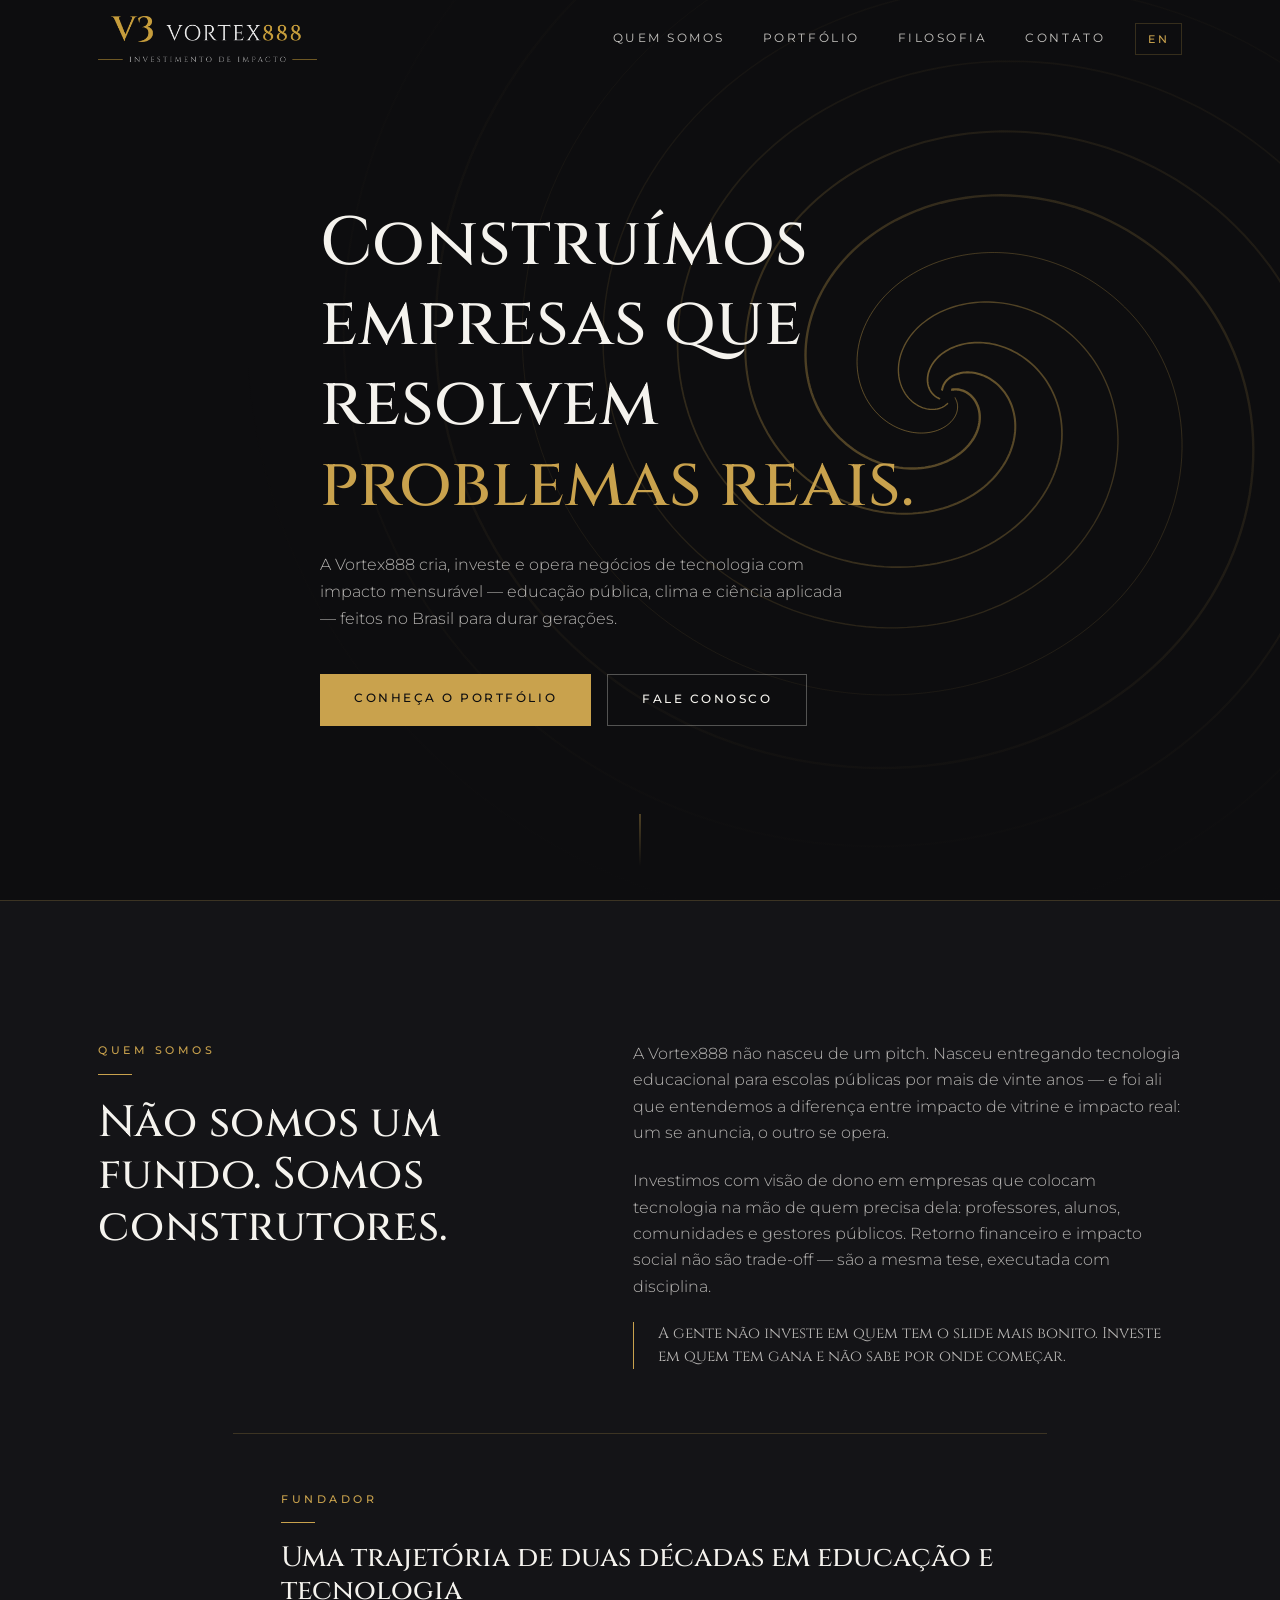
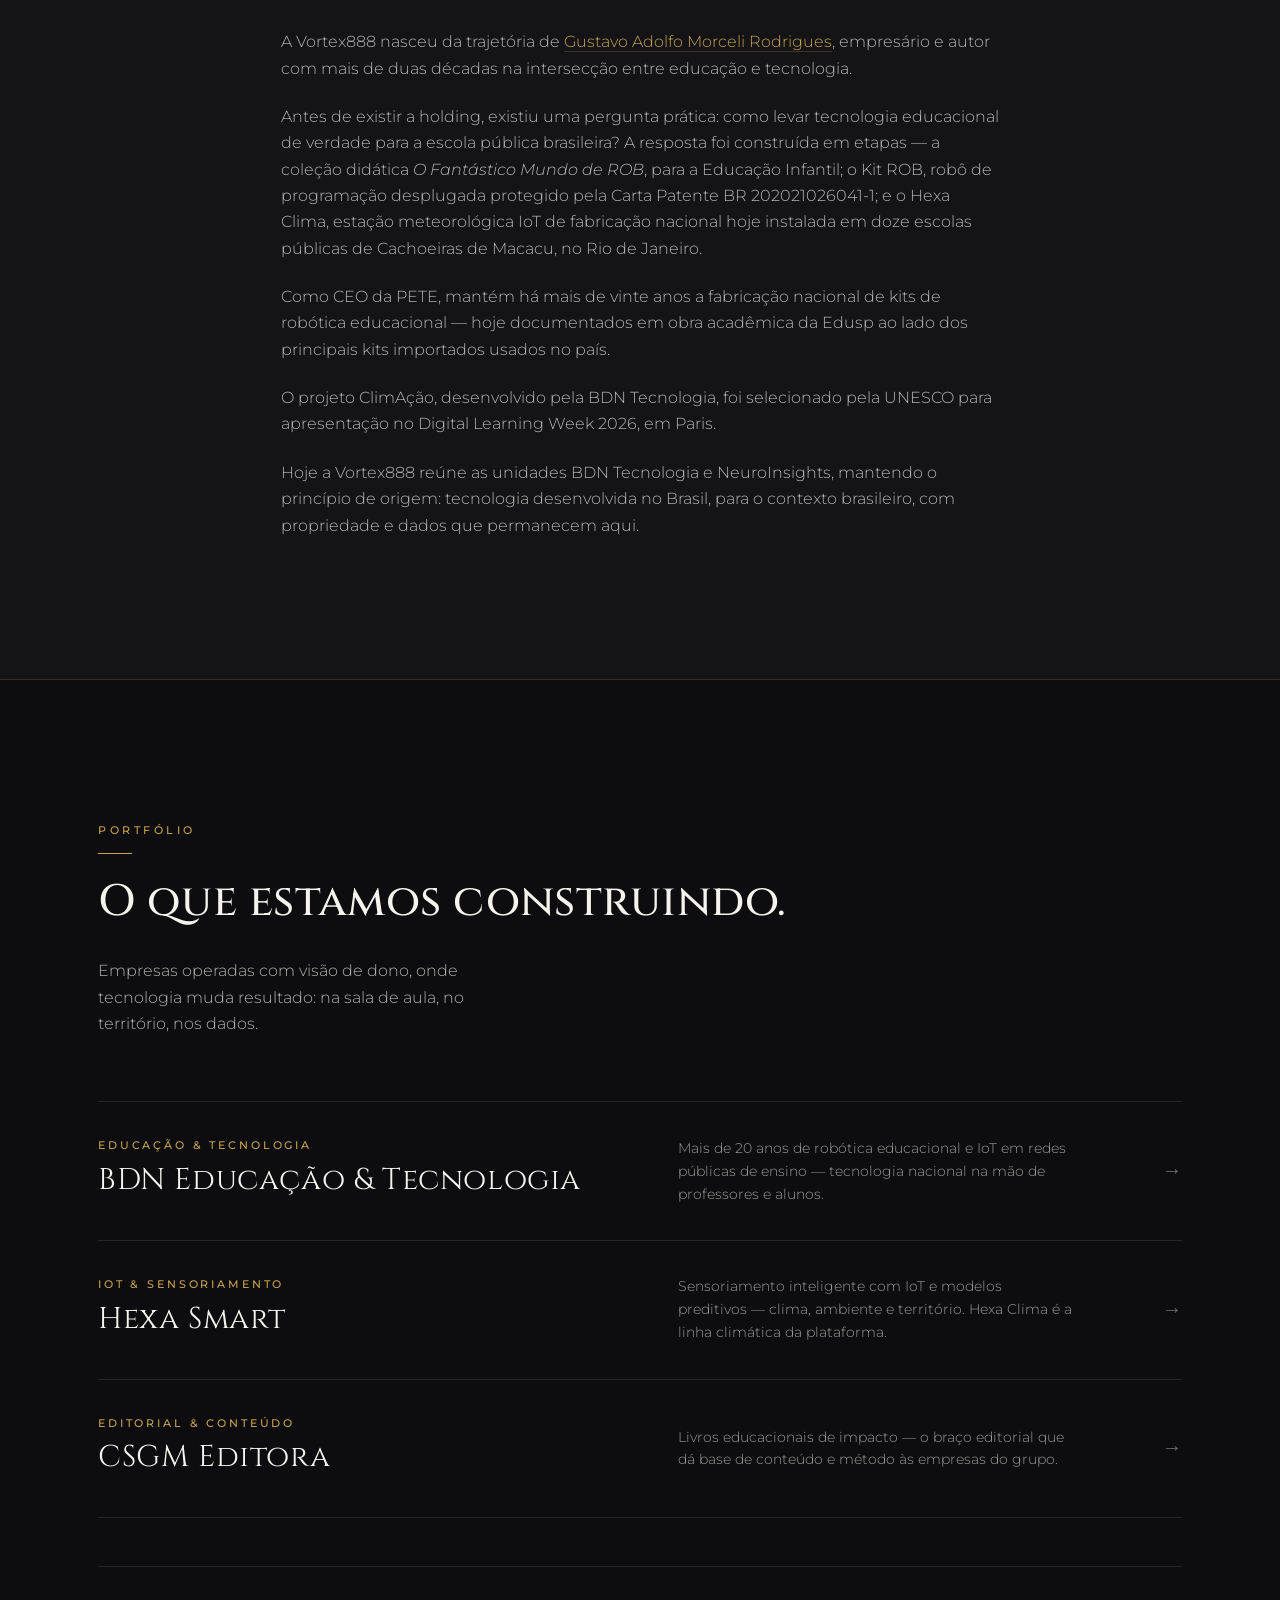
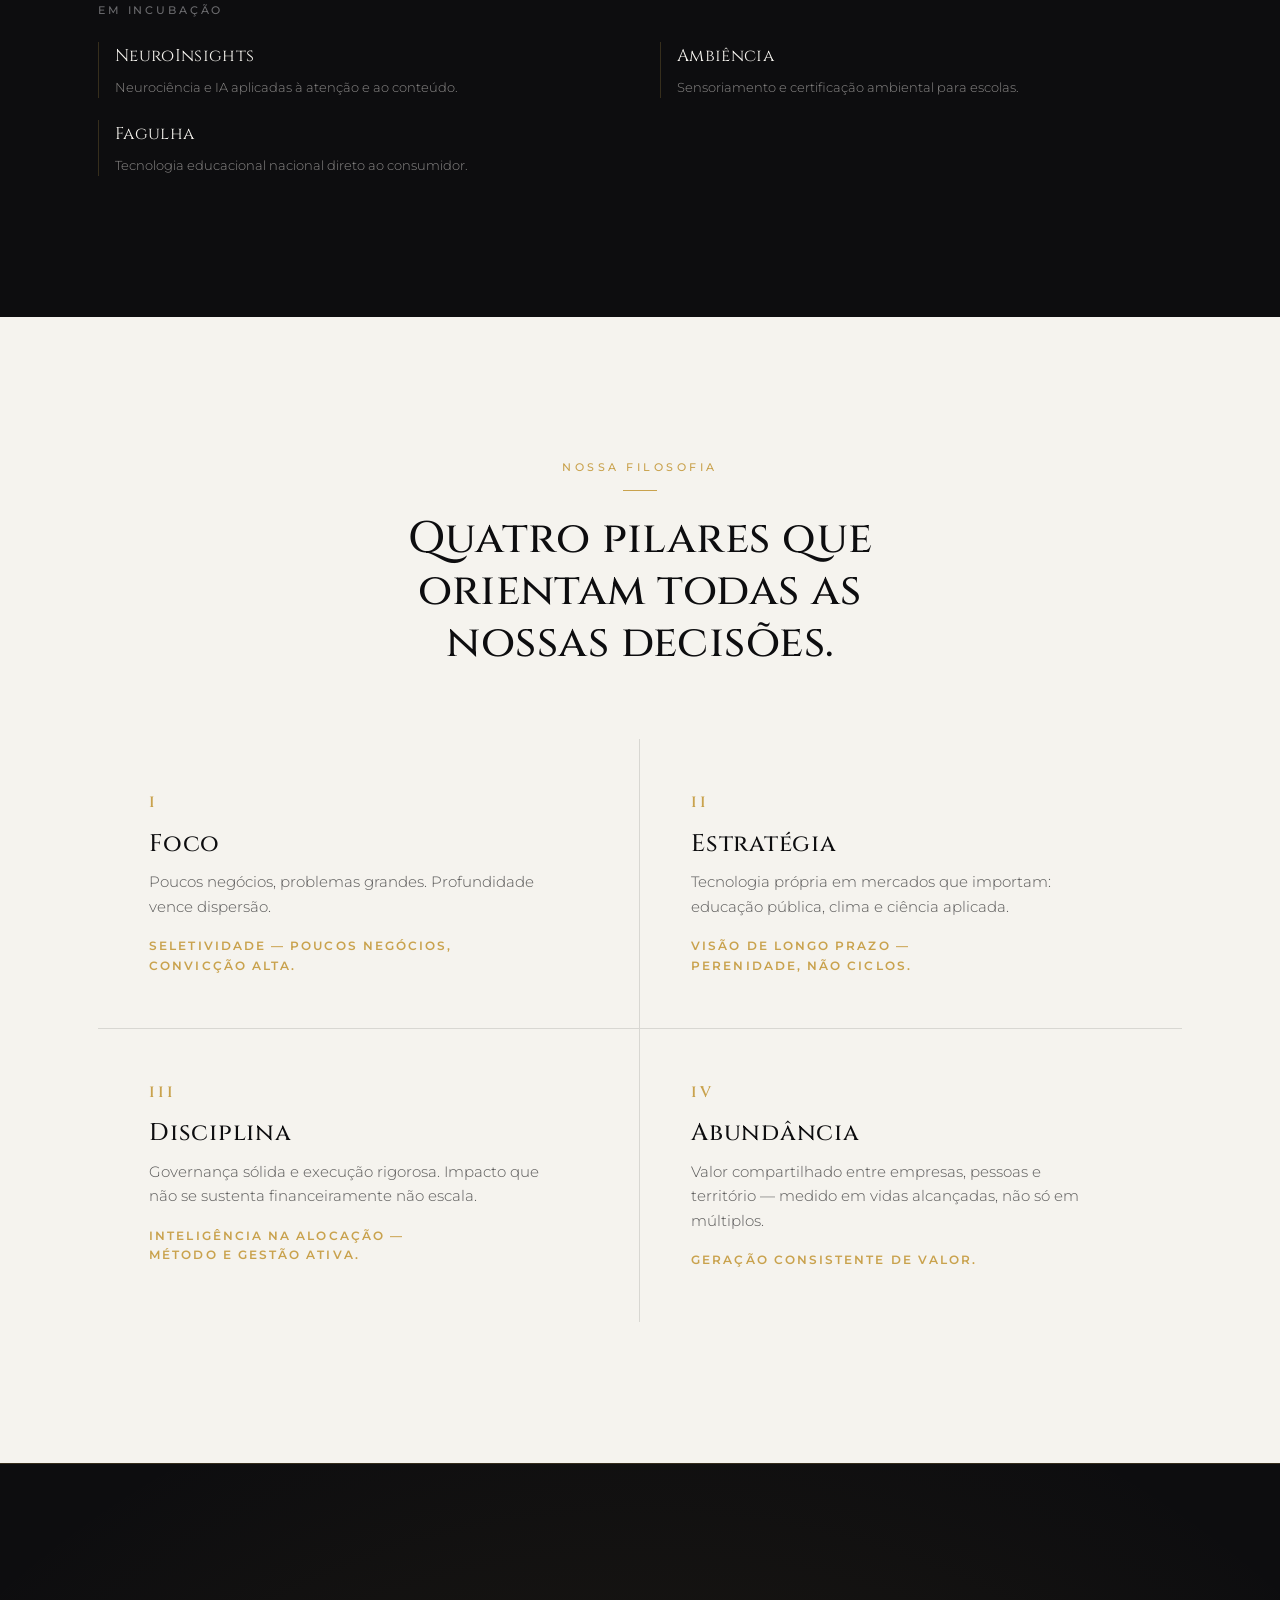
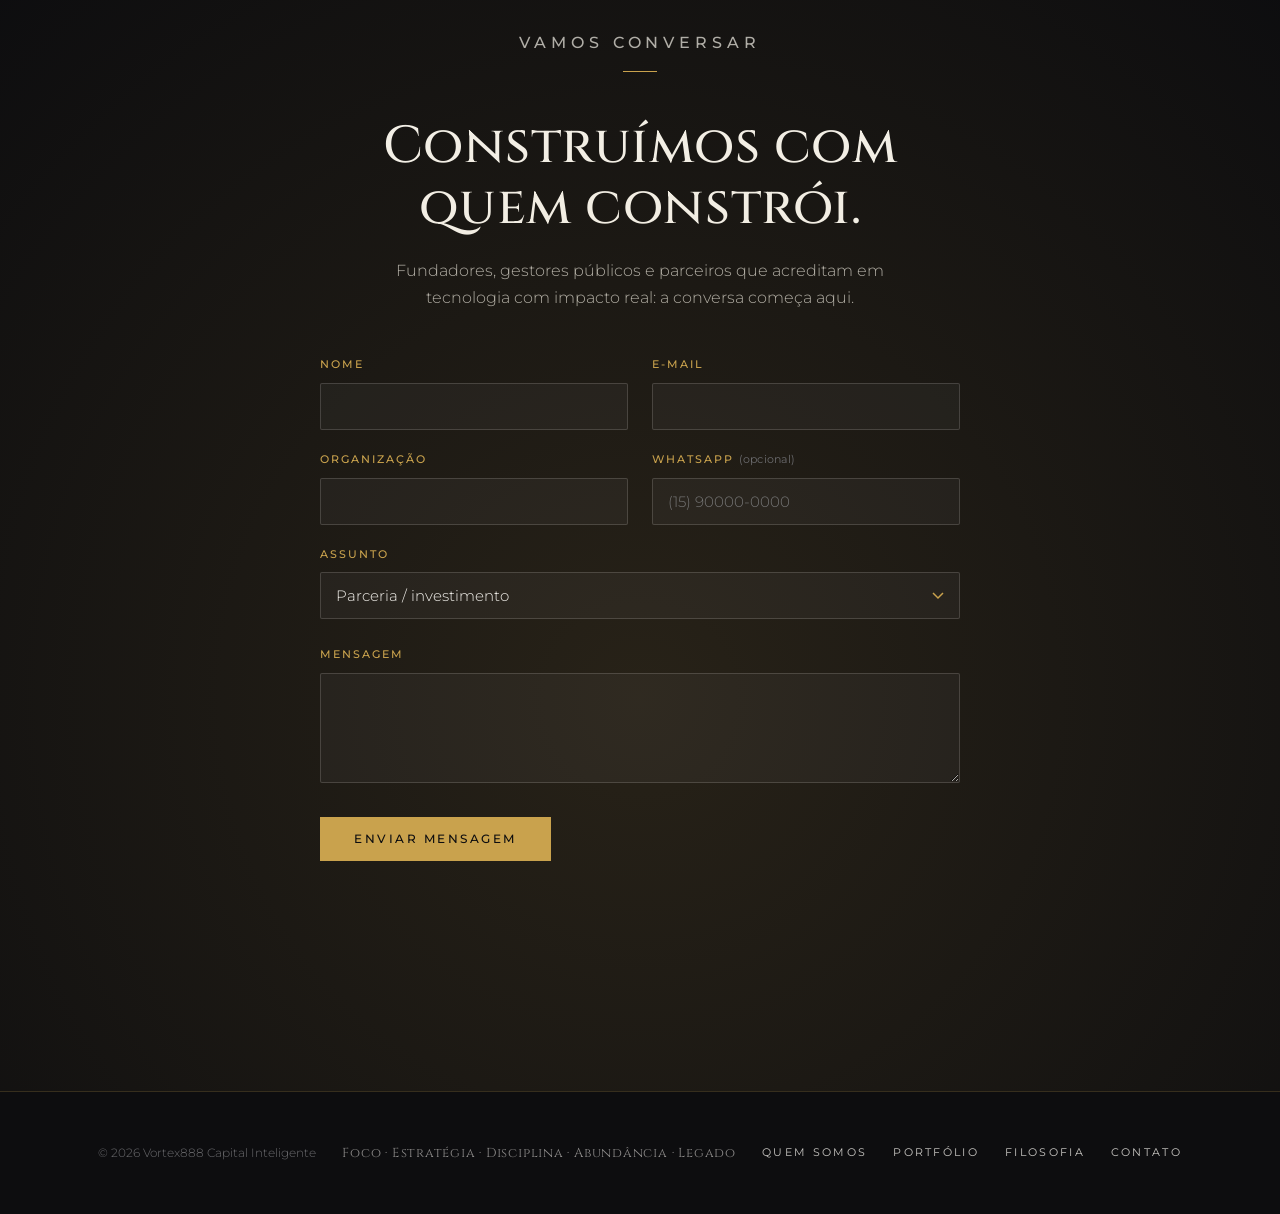
<file: index.html>
<!DOCTYPE html>
<html lang="pt-BR">
<head>
<meta charset="UTF-8">
<meta name="viewport" content="width=device-width, initial-scale=1.0">
<title>Vortex888 — Capital Inteligente</title>
<link rel="icon" href="/favicon.ico" sizes="any">
<link rel="icon" type="image/png" sizes="32x32" href="/favicon-32.png">
<link rel="apple-touch-icon" sizes="180x180" href="/apple-touch-icon.png">
<meta name="description" content="A Vortex888 é uma holding de investimentos de impacto que cria e opera empresas de tecnologia em educação, clima e ciência aplicada.">
<link rel="canonical" href="https://www.vortex888.com.br/">
<link rel="alternate" hreflang="pt-BR" href="https://www.vortex888.com.br/">
<link rel="alternate" hreflang="en" href="https://www.vortex888.com.br/en/">
<link rel="alternate" hreflang="x-default" href="https://www.vortex888.com.br/">
<link rel="preconnect" href="https://fonts.googleapis.com">
<link rel="preconnect" href="https://fonts.gstatic.com" crossorigin>
<link href="https://fonts.googleapis.com/css2?family=Cinzel:wght@400;500;600&family=Montserrat:wght@300;400;500;600&display=swap" rel="stylesheet">
<script type="application/ld+json">
{
  "@context": "https://schema.org",
  "@type": "Organization",
  "name": "Vortex888",
  "url": "https://www.vortex888.com.br/",
  "founder": {
    "@type": "Person",
    "name": "Gustavo Morceli",
    "alternateName": "Gustavo Adolfo Morceli Rodrigues",
    "url": "https://gustavomorceli.com.br/",
    "jobTitle": "Criador da Vortex888",
    "sameAs": [
      "https://gustavomorceli.com.br/",
      "https://www.linkedin.com/in/morceli/"
    ]
  },
  "subOrganization": [
    { "@type": "Organization", "name": "BDN Tecnologia" },
    { "@type": "Organization", "name": "NeuroInsights" }
  ]
}
</script>
<style>
:root{
  --preto:#0D0D0F;
  --grafite:#1A1A1D;
  --grafite-2:#141417;
  --cinza:#6B6B6E;
  --dourado:#C9A24D;
  --dourado-claro:#E3C57C;
  --offwhite:#F5F3EE;
  --linha:rgba(201,162,77,.22);
  --linha-clara:rgba(13,13,15,.12);
  --display:'Cinzel',serif;
  --texto:'Montserrat',sans-serif;
}
*{margin:0;padding:0;box-sizing:border-box}
html{scroll-behavior:smooth}
body{background:var(--preto);color:var(--offwhite);font-family:var(--texto);font-weight:300;line-height:1.7;-webkit-font-smoothing:antialiased}
::selection{background:var(--dourado);color:var(--preto)}
img{max-width:100%;display:block}
a{color:inherit;text-decoration:none}

/* ---------- utilitários ---------- */
.wrap{max-width:1180px;margin:0 auto;padding:0 clamp(20px,5vw,48px)}
.eyebrow{font-size:11px;letter-spacing:.32em;text-transform:uppercase;color:var(--dourado);font-weight:500}
.eyebrow::after{content:"";display:block;width:34px;height:1px;background:var(--dourado);margin-top:14px}
.eyebrow.center{text-align:center}
.eyebrow.center::after{margin:14px auto 0}
h1,h2,h3{font-family:var(--display);font-weight:500;line-height:1.18}
h2{font-size:clamp(28px,3.6vw,44px);letter-spacing:.01em}
.lead{color:rgba(245,243,238,.72);font-size:15.5px;max-width:56ch}

/* reveal on scroll */
.rv{opacity:0;transform:translateY(26px);transition:opacity .9s ease,transform .9s ease}
.rv.on{opacity:1;transform:none}
@media (prefers-reduced-motion:reduce){
  .rv{opacity:1;transform:none;transition:none}
  *{animation:none!important;transition:none!important}
}

/* ---------- nav ---------- */
nav{position:fixed;inset:0 0 auto 0;z-index:50;transition:background .4s ease,border-color .4s ease;border-bottom:1px solid transparent}
nav.solid{background:rgba(13,13,15,.92);backdrop-filter:blur(10px);border-color:var(--linha)}
.nav-in{display:flex;align-items:center;justify-content:space-between;height:78px}
.brand{display:flex;align-items:center}
.brand img{height:46px;width:auto;display:block}
.nav-right{display:flex;align-items:center;gap:30px}
.lang{font-size:11px;letter-spacing:.22em;text-transform:uppercase;font-weight:500;color:var(--dourado);border:1px solid var(--linha);padding:6px 12px;transition:all .35s ease}
.lang:hover{border-color:var(--dourado);background:rgba(201,162,77,.08)}
.menu{display:flex;gap:38px;font-size:11.5px;letter-spacing:.22em;text-transform:uppercase;font-weight:400}
.menu a{position:relative;padding:6px 0;color:rgba(245,243,238,.8)}
.menu a::after{content:"";position:absolute;left:0;bottom:0;width:0;height:1px;background:var(--dourado);transition:width .35s ease}
.menu a:hover{color:var(--offwhite)}
.menu a:hover::after{width:100%}
@media(max-width:760px){.menu{display:none}}

/* ---------- hero ---------- */
header{position:relative;min-height:100svh;display:flex;align-items:center;overflow:hidden;isolation:isolate}
#vortex{position:absolute;inset:0;z-index:-2}
.hero-veil{position:absolute;inset:0;z-index:-1;background:
  radial-gradient(ellipse at 72% 42%, transparent 0%, rgba(13,13,15,.55) 45%, var(--preto) 100%),
  linear-gradient(to bottom, rgba(13,13,15,.4), transparent 30%, transparent 70%, var(--preto))}
.hero-in{padding-top:110px;padding-bottom:80px;max-width:640px}
h1{font-size:clamp(38px,5.6vw,68px);margin-bottom:26px}
h1 .gold{color:var(--dourado)}
.hero-in p{color:rgba(245,243,238,.72);max-width:48ch;margin-bottom:42px;font-size:16px}
.acts{display:flex;gap:16px;flex-wrap:wrap}
.btn{display:inline-block;padding:15px 34px;font-size:11.5px;letter-spacing:.22em;text-transform:uppercase;font-weight:500;transition:all .35s ease}
.btn-gold{background:var(--dourado);color:var(--preto)}
.btn-gold:hover{background:var(--dourado-claro)}
.btn-line{border:1px solid rgba(245,243,238,.3);color:var(--offwhite)}
.btn-line:hover{border-color:var(--dourado);color:var(--dourado)}
.scroll-hint{position:absolute;bottom:34px;left:50%;transform:translateX(-50%);width:1px;height:52px;background:linear-gradient(var(--dourado),transparent);opacity:.7}

/* ---------- quem somos ---------- */
.quem{background:var(--grafite-2);border-top:1px solid var(--linha);padding:clamp(80px,11vw,140px) 0}
.quem-grid{display:grid;grid-template-columns:1fr 1.2fr;gap:clamp(40px,6vw,90px);align-items:start}
.quem-grid h2{margin-top:22px}
.quem-txt p{color:rgba(245,243,238,.72);font-size:15.5px}
.quem-txt p+p{margin-top:22px}
.quem-quote{margin-top:40px;padding-left:24px;border-left:1px solid var(--dourado);font-family:var(--display);font-size:19px;line-height:1.5;color:var(--offwhite)}
@media(max-width:820px){.quem-grid{grid-template-columns:1fr}}
.fundador{margin-top:64px;padding-top:56px;border-top:1px solid var(--linha);max-width:74ch}
.fundador h3{margin:18px 0 22px;font-size:clamp(22px,2.6vw,28px)}
.fundador .quem-txt a{color:var(--dourado);border-bottom:1px solid var(--linha);transition:border-color .3s ease}
.fundador .quem-txt a:hover{border-color:var(--dourado)}

/* ---------- portfólio (assinatura) ---------- */
.portf{padding:clamp(80px,11vw,150px) 0;border-top:1px solid var(--linha)}
.portf-head{display:flex;justify-content:space-between;align-items:end;gap:30px;margin-bottom:64px;flex-wrap:wrap}
.portf-head h2{margin-top:22px}
.portf-head .lead{max-width:38ch}
.empresa{display:grid;grid-template-columns:minmax(0,1.1fr) minmax(0,.9fr) auto;align-items:center;gap:clamp(16px,4vw,60px);
  padding:34px 0;border-top:1px solid rgba(245,243,238,.1);position:relative;transition:padding .35s ease}
.empresa:last-of-type{border-bottom:1px solid rgba(245,243,238,.1)}
.empresa::before{content:"";position:absolute;left:0;top:-1px;height:1px;width:0;background:var(--dourado);transition:width .6s cubic-bezier(.22,1,.36,1)}
.empresa:hover::before{width:100%}
.empresa:hover{padding-left:14px}
.empresa .nome-emp{font-family:var(--display);font-size:clamp(20px,2.6vw,30px);letter-spacing:.02em}
.empresa .setor{font-size:11px;letter-spacing:.26em;text-transform:uppercase;color:var(--dourado);font-weight:500}
.empresa .desc{font-size:13.5px;color:rgba(245,243,238,.62);max-width:44ch}
.empresa .seta{font-family:var(--display);color:var(--cinza);font-size:20px;transition:color .35s ease,transform .35s ease}
.empresa:hover .seta{color:var(--dourado);transform:translateX(6px)}
@media(max-width:820px){
  .empresa{grid-template-columns:1fr;gap:8px;padding:28px 0}
  .empresa .seta{display:none}
}

/* iniciativas em incubação */
.incuba{margin-top:48px;padding-top:34px;border-top:1px solid rgba(245,243,238,.1)}
.incuba-label{font-size:11px;letter-spacing:.26em;text-transform:uppercase;color:var(--cinza);font-weight:500;margin-bottom:22px}
.incuba-items{display:grid;grid-template-columns:1fr 1fr;gap:22px 40px}
.incuba-item{display:flex;flex-direction:column;gap:5px;padding-left:16px;border-left:1px solid var(--linha)}
.ii-nome{font-family:var(--display);font-size:17px;letter-spacing:.02em}
.ii-desc{font-size:13px;color:rgba(245,243,238,.55)}
@media(max-width:600px){.incuba-items{grid-template-columns:1fr}}

/* ---------- filosofia (clara) ---------- */
.filo{background:var(--offwhite);color:var(--preto);padding:clamp(80px,11vw,150px) 0}
.filo .eyebrow::after{background:var(--dourado)}
.filo h2{margin:22px auto 70px;text-align:center;max-width:22ch}
.pilares{display:grid;grid-template-columns:repeat(2,1fr)}
.pilar{padding:clamp(30px,4vw,56px);position:relative}
.pilar:nth-child(1){border-right:1px solid var(--linha-clara);border-bottom:1px solid var(--linha-clara)}
.pilar:nth-child(2){border-bottom:1px solid var(--linha-clara)}
.pilar:nth-child(3){border-right:1px solid var(--linha-clara)}
.pilar .num{font-family:var(--display);font-size:15px;letter-spacing:.2em;color:var(--dourado);font-weight:600}
.pilar h3{font-size:24px;margin:14px 0 12px;letter-spacing:.03em}
.pilar p{font-size:14.5px;color:rgba(13,13,15,.68);max-width:40ch}
.pilar .criterio{margin-top:18px;font-size:11.5px;letter-spacing:.18em;text-transform:uppercase;color:var(--dourado);font-weight:600}
@media(max-width:720px){
  .pilares{grid-template-columns:1fr}
  .pilar{border-right:none!important;border-bottom:1px solid var(--linha-clara)!important}
  .pilar:last-child{border-bottom:none!important}
}

/* ---------- CTA ---------- */
.cta{position:relative;padding:clamp(90px,13vw,170px) 0;text-align:center;overflow:hidden;border-top:1px solid var(--linha)}
.cta::before{content:"";position:absolute;inset:-40%;background:radial-gradient(circle at 50% 60%,rgba(201,162,77,.14),transparent 55%);pointer-events:none}
.cta h2{max-width:20ch;margin:22px auto 20px;font-size:clamp(30px,4.4vw,52px)}
.cta p{color:rgba(245,243,238,.7);max-width:52ch;margin:0 auto 44px;font-size:15.5px}

/* ---------- formulário ---------- */
.form{max-width:640px;margin:0 auto;text-align:left;position:relative}
.fgrid{display:grid;grid-template-columns:1fr 1fr;gap:20px 24px;margin-bottom:20px}
.field{display:block}
.field.full{margin-bottom:26px}
.field span{display:block;font-size:11px;letter-spacing:.18em;text-transform:uppercase;color:var(--dourado);margin-bottom:9px;font-weight:500}
.field span em{font-style:normal;text-transform:none;letter-spacing:.02em;color:var(--cinza);font-weight:400}
.field input,.field select,.field textarea{
  width:100%;background:rgba(245,243,238,.04);border:1px solid rgba(245,243,238,.16);
  color:var(--offwhite);font-family:var(--texto);font-size:15px;font-weight:300;
  padding:13px 15px;border-radius:2px;transition:border-color .3s ease,background .3s ease}
.field textarea{resize:vertical;min-height:110px}
.field input:focus,.field select:focus,.field textarea:focus{
  outline:none;border-color:var(--dourado);background:rgba(201,162,77,.06)}
.field select{appearance:none;cursor:pointer;
  background-image:url("data:image/svg+xml,%3Csvg xmlns='http://www.w3.org/2000/svg' width='12' height='8' viewBox='0 0 12 8'%3E%3Cpath d='M1 1l5 5 5-5' stroke='%23C9A24D' stroke-width='1.5' fill='none'/%3E%3C/svg%3E");
  background-repeat:no-repeat;background-position:right 15px center}
.field select option{background:var(--grafite);color:var(--offwhite)}
.field select option:checked{background:var(--dourado);color:var(--preto)}
.form .btn{border:none;cursor:pointer;font-family:var(--texto)}
.form-status{margin-top:18px;font-size:13.5px;min-height:20px}
.form-status.ok{color:var(--dourado)}
.form-status.err{color:#d98c6a}
@media(max-width:560px){.fgrid{grid-template-columns:1fr}}

/* ---------- footer ---------- */
footer{border-top:1px solid var(--linha);padding:46px 0;font-size:12px;color:var(--cinza)}
.foot{display:flex;justify-content:space-between;align-items:center;gap:20px;flex-wrap:wrap}
.foot .menu{display:flex;gap:26px;font-size:10.5px}
.foot .tagline{font-family:var(--display);letter-spacing:.06em;color:rgba(245,243,238,.55);font-size:13px}
</style>
</head>
<body>

<nav id="nav">
  <div class="wrap nav-in">
    <a class="brand" href="#top"><img src="/logo.png" alt="Vortex888 — Investimento de Impacto"></a>
    <div class="nav-right">
      <div class="menu">
        <a href="#quem">Quem somos</a>
        <a href="#portfolio">Portfólio</a>
        <a href="#filosofia">Filosofia</a>
        <a href="#contato">Contato</a>
      </div>
      <a class="lang" href="/en/" hreflang="en" lang="en" title="English version">EN</a>
    </div>
  </div>
</nav>

<header id="top">
  <canvas id="vortex"></canvas>
  <div class="hero-veil"></div>
  <div class="wrap">
    <div class="hero-in">
      <h1>Construímos empresas que resolvem <span class="gold">problemas reais.</span></h1>
      <p>A Vortex888 cria, investe e opera negócios de tecnologia com impacto mensurável — educação pública, clima e ciência aplicada — feitos no Brasil para durar gerações.</p>
      <div class="acts">
        <a class="btn btn-gold" href="#portfolio">Conheça o portfólio</a>
        <a class="btn btn-line" href="#contato">Fale conosco</a>
      </div>
    </div>
  </div>
  <div class="scroll-hint"></div>
</header>

<section class="quem" id="quem">
  <div class="wrap quem-grid">
    <div class="rv">
      <p class="eyebrow">Quem somos</p>
      <h2>Não somos um fundo. Somos construtores.</h2>
    </div>
    <div class="quem-txt rv">
      <p>A Vortex888 não nasceu de um pitch. Nasceu entregando tecnologia educacional para escolas públicas por mais de vinte anos — e foi ali que entendemos a diferença entre impacto de vitrine e impacto real: um se anuncia, o outro se opera.</p>
      <p>Investimos com visão de dono em empresas que colocam tecnologia na mão de quem precisa dela: professores, alunos, comunidades e gestores públicos. Retorno financeiro e impacto social não são trade-off — são a mesma tese, executada com disciplina.</p>
      <p class="quem-quote">A gente não investe em quem tem o slide mais bonito. Investe em quem tem gana e não sabe por onde começar.</p>
    </div>
  </div>
  <div class="wrap fundador rv">
    <p class="eyebrow">Fundador</p>
    <h3>Uma trajetória de duas décadas em educação e tecnologia</h3>
    <div class="quem-txt">
      <p>A Vortex888 nasceu da trajetória de <a href="https://gustavomorceli.com.br/" rel="author">Gustavo Adolfo Morceli Rodrigues</a>, empresário e autor com mais de duas décadas na intersecção entre educação e tecnologia.</p>
      <p>Antes de existir a holding, existiu uma pergunta prática: como levar tecnologia educacional de verdade para a escola pública brasileira? A resposta foi construída em etapas — a coleção didática <em>O Fantástico Mundo de ROB</em>, para a Educação Infantil; o Kit ROB, robô de programação desplugada protegido pela Carta Patente BR 202021026041-1; e o Hexa Clima, estação meteorológica IoT de fabricação nacional hoje instalada em doze escolas públicas de Cachoeiras de Macacu, no Rio de Janeiro.</p>
      <p>Como CEO da PETE, mantém há mais de vinte anos a fabricação nacional de kits de robótica educacional — hoje documentados em obra acadêmica da Edusp ao lado dos principais kits importados usados no país.</p>
      <p>O projeto ClimAção, desenvolvido pela BDN Tecnologia, foi selecionado pela UNESCO para apresentação no Digital Learning Week 2026, em Paris.</p>
      <p>Hoje a Vortex888 reúne as unidades BDN Tecnologia e NeuroInsights, mantendo o princípio de origem: tecnologia desenvolvida no Brasil, para o contexto brasileiro, com propriedade e dados que permanecem aqui.</p>
    </div>
  </div>
</section>

<section class="portf" id="portfolio">
  <div class="wrap">
    <div class="portf-head rv">
      <div>
        <p class="eyebrow">Portfólio</p>
        <h2>O que estamos construindo.</h2>
      </div>
      <p class="lead">Empresas operadas com visão de dono, onde tecnologia muda resultado: na sala de aula, no território, nos dados.</p>
    </div>

    <a class="empresa rv" href="#contato">
      <div>
        <p class="setor">Educação &amp; Tecnologia</p>
        <p class="nome-emp">BDN Educação &amp; Tecnologia</p>
      </div>
      <p class="desc">Mais de 20 anos de robótica educacional e IoT em redes públicas de ensino — tecnologia nacional na mão de professores e alunos.</p>
      <span class="seta">→</span>
    </a>

    <a class="empresa rv" href="#contato">
      <div>
        <p class="setor">IoT &amp; Sensoriamento</p>
        <p class="nome-emp">Hexa Smart</p>
      </div>
      <p class="desc">Sensoriamento inteligente com IoT e modelos preditivos — clima, ambiente e território. Hexa Clima é a linha climática da plataforma.</p>
      <span class="seta">→</span>
    </a>

    <a class="empresa rv" href="#contato">
      <div>
        <p class="setor">Editorial &amp; Conteúdo</p>
        <p class="nome-emp">CSGM Editora</p>
      </div>
      <p class="desc">Livros educacionais de impacto — o braço editorial que dá base de conteúdo e método às empresas do grupo.</p>
      <span class="seta">→</span>
    </a>

    <div class="incuba rv">
      <p class="incuba-label">Em incubação</p>
      <div class="incuba-items">
        <div class="incuba-item">
          <span class="ii-nome">NeuroInsights</span>
          <span class="ii-desc">Neurociência e IA aplicadas à atenção e ao conteúdo.</span>
        </div>
        <div class="incuba-item">
          <span class="ii-nome">Ambiência</span>
          <span class="ii-desc">Sensoriamento e certificação ambiental para escolas.</span>
        </div>
        <div class="incuba-item">
          <span class="ii-nome">Fagulha</span>
          <span class="ii-desc">Tecnologia educacional nacional direto ao consumidor.</span>
        </div>
      </div>
    </div>
  </div>
</section>

<section class="filo" id="filosofia">
  <div class="wrap">
    <p class="eyebrow center rv">Nossa filosofia</p>
    <h2 class="rv">Quatro pilares que orientam todas as nossas decisões.</h2>
    <div class="pilares">
      <div class="pilar rv">
        <p class="num">I</p>
        <h3>Foco</h3>
        <p>Poucos negócios, problemas grandes. Profundidade vence dispersão.</p>
        <p class="criterio">Seletividade — poucos negócios, convicção alta.</p>
      </div>
      <div class="pilar rv">
        <p class="num">II</p>
        <h3>Estratégia</h3>
        <p>Tecnologia própria em mercados que importam: educação pública, clima e ciência aplicada.</p>
        <p class="criterio">Visão de longo prazo — perenidade, não ciclos.</p>
      </div>
      <div class="pilar rv">
        <p class="num">III</p>
        <h3>Disciplina</h3>
        <p>Governança sólida e execução rigorosa. Impacto que não se sustenta financeiramente não escala.</p>
        <p class="criterio">Inteligência na alocação — método e gestão ativa.</p>
      </div>
      <div class="pilar rv">
        <p class="num">IV</p>
        <h3>Abundância</h3>
        <p>Valor compartilhado entre empresas, pessoas e território — medido em vidas alcançadas, não só em múltiplos.</p>
        <p class="criterio">Geração consistente de valor.</p>
      </div>
    </div>
  </div>
</section>

<section class="cta" id="contato">
  <div class="wrap rv">
    <p class="eyebrow center">Vamos conversar</p>
    <h2>Construímos com quem constrói.</h2>
    <p>Fundadores, gestores públicos e parceiros que acreditam em tecnologia com impacto real: a conversa começa aqui.</p>

    <form class="form" id="contatoForm" action="/api/contato" method="POST" novalidate>
      <div class="fgrid">
        <label class="field">
          <span>Nome</span>
          <input type="text" name="nome" required autocomplete="name">
        </label>
        <label class="field">
          <span>E-mail</span>
          <input type="email" name="email" required autocomplete="email">
        </label>
        <label class="field">
          <span>Organização</span>
          <input type="text" name="organizacao" autocomplete="organization">
        </label>
        <label class="field">
          <span>WhatsApp <em>(opcional)</em></span>
          <input type="tel" name="whatsapp" autocomplete="tel" placeholder="(15) 90000-0000">
        </label>
      </div>
      <label class="field full">
        <span>Assunto</span>
        <select name="assunto">
          <option>Parceria / investimento</option>
          <option>Setor público (B2G)</option>
          <option>Fornecedor</option>
          <option>Imprensa</option>
          <option>Outro</option>
        </select>
      </label>
      <label class="field full">
        <span>Mensagem</span>
        <textarea name="mensagem" rows="4" required></textarea>
      </label>
      <button class="btn btn-gold" type="submit">Enviar mensagem</button>
      <p class="form-status" id="formStatus" aria-live="polite"></p>
    </form>
  </div>
</section>

<footer>
  <div class="wrap foot">
    <span>© 2026 Vortex888 Capital Inteligente</span>
    <span class="tagline">Foco · Estratégia · Disciplina · Abundância · Legado</span>
    <div class="menu">
      <a href="#quem">Quem somos</a>
      <a href="#portfolio">Portfólio</a>
      <a href="#filosofia">Filosofia</a>
      <a href="#contato">Contato</a>
    </div>
  </div>
</footer>

<script>
/* nav sólida ao rolar */
const nav=document.getElementById('nav');
addEventListener('scroll',()=>nav.classList.toggle('solid',scrollY>40),{passive:true});

/* reveal on scroll */
const io=new IntersectionObserver(es=>es.forEach(e=>{if(e.isIntersecting){e.target.classList.add('on');io.unobserve(e.target)}}),{threshold:.15});
document.querySelectorAll('.rv').forEach(el=>io.observe(el));

/* vórtice dourado — espiral logarítmica em rotação lenta */
(()=>{
  const c=document.getElementById('vortex'),x=c.getContext('2d');
  const reduce=matchMedia('(prefers-reduced-motion: reduce)').matches;
  let w,h,cx,cy,t=0;
  function size(){w=c.width=innerWidth*devicePixelRatio;h=c.height=innerHeight*devicePixelRatio;
    c.style.width=innerWidth+'px';c.style.height=innerHeight+'px';
    cx=w*(innerWidth>820?0.74:0.5);cy=h*0.44}
  size();addEventListener('resize',size);
  function draw(){
    x.clearRect(0,0,w,h);
    const arms=5,maxR=Math.max(w,h)*0.55;
    for(let a=0;a<arms;a++){
      x.beginPath();
      const off=(a/arms)*Math.PI*2;
      for(let i=0;i<=340;i++){
        const p=i/340, ang=off+t*0.12+p*Math.PI*4.2, r=8+Math.pow(p,1.5)*maxR;
        const px=cx+Math.cos(ang)*r, py=cy+Math.sin(ang)*r*0.92;
        i?x.lineTo(px,py):x.moveTo(px,py);
      }
      const g=x.createRadialGradient(cx,cy,0,cx,cy,maxR);
      g.addColorStop(0,'rgba(201,162,77,.55)');
      g.addColorStop(.45,'rgba(201,162,77,.18)');
      g.addColorStop(1,'rgba(201,162,77,0)');
      x.strokeStyle=g;x.lineWidth=(1+a*0.35)*devicePixelRatio;x.stroke();
    }
    t+=0.016;
    if(!reduce)requestAnimationFrame(draw);
  }
  draw();
})();

/* envio assíncrono do formulário (sem sair da página) */
(()=>{
  const f=document.getElementById('contatoForm'),s=document.getElementById('formStatus');
  if(!f)return;
  const btn=f.querySelector('button[type=submit]');
  f.addEventListener('submit',async ev=>{
    ev.preventDefault();
    const payload=Object.fromEntries(new FormData(f).entries());
    s.className='form-status';s.textContent='Enviando…';btn.disabled=true;
    try{
      const r=await fetch(f.action,{method:'POST',headers:{'Content-Type':'application/json'},body:JSON.stringify(payload)});
      if(r.ok){f.reset();s.className='form-status ok';s.textContent='Recebido. Retornamos em breve.';}
      else{throw new Error();}
    }catch(_){
      s.className='form-status err';s.textContent='Não foi possível enviar agora. Tente novamente ou escreva para contato@vortex888.com.br.';
    }finally{btn.disabled=false;}
  });
})();
</script>
</body>
</html>
</file>
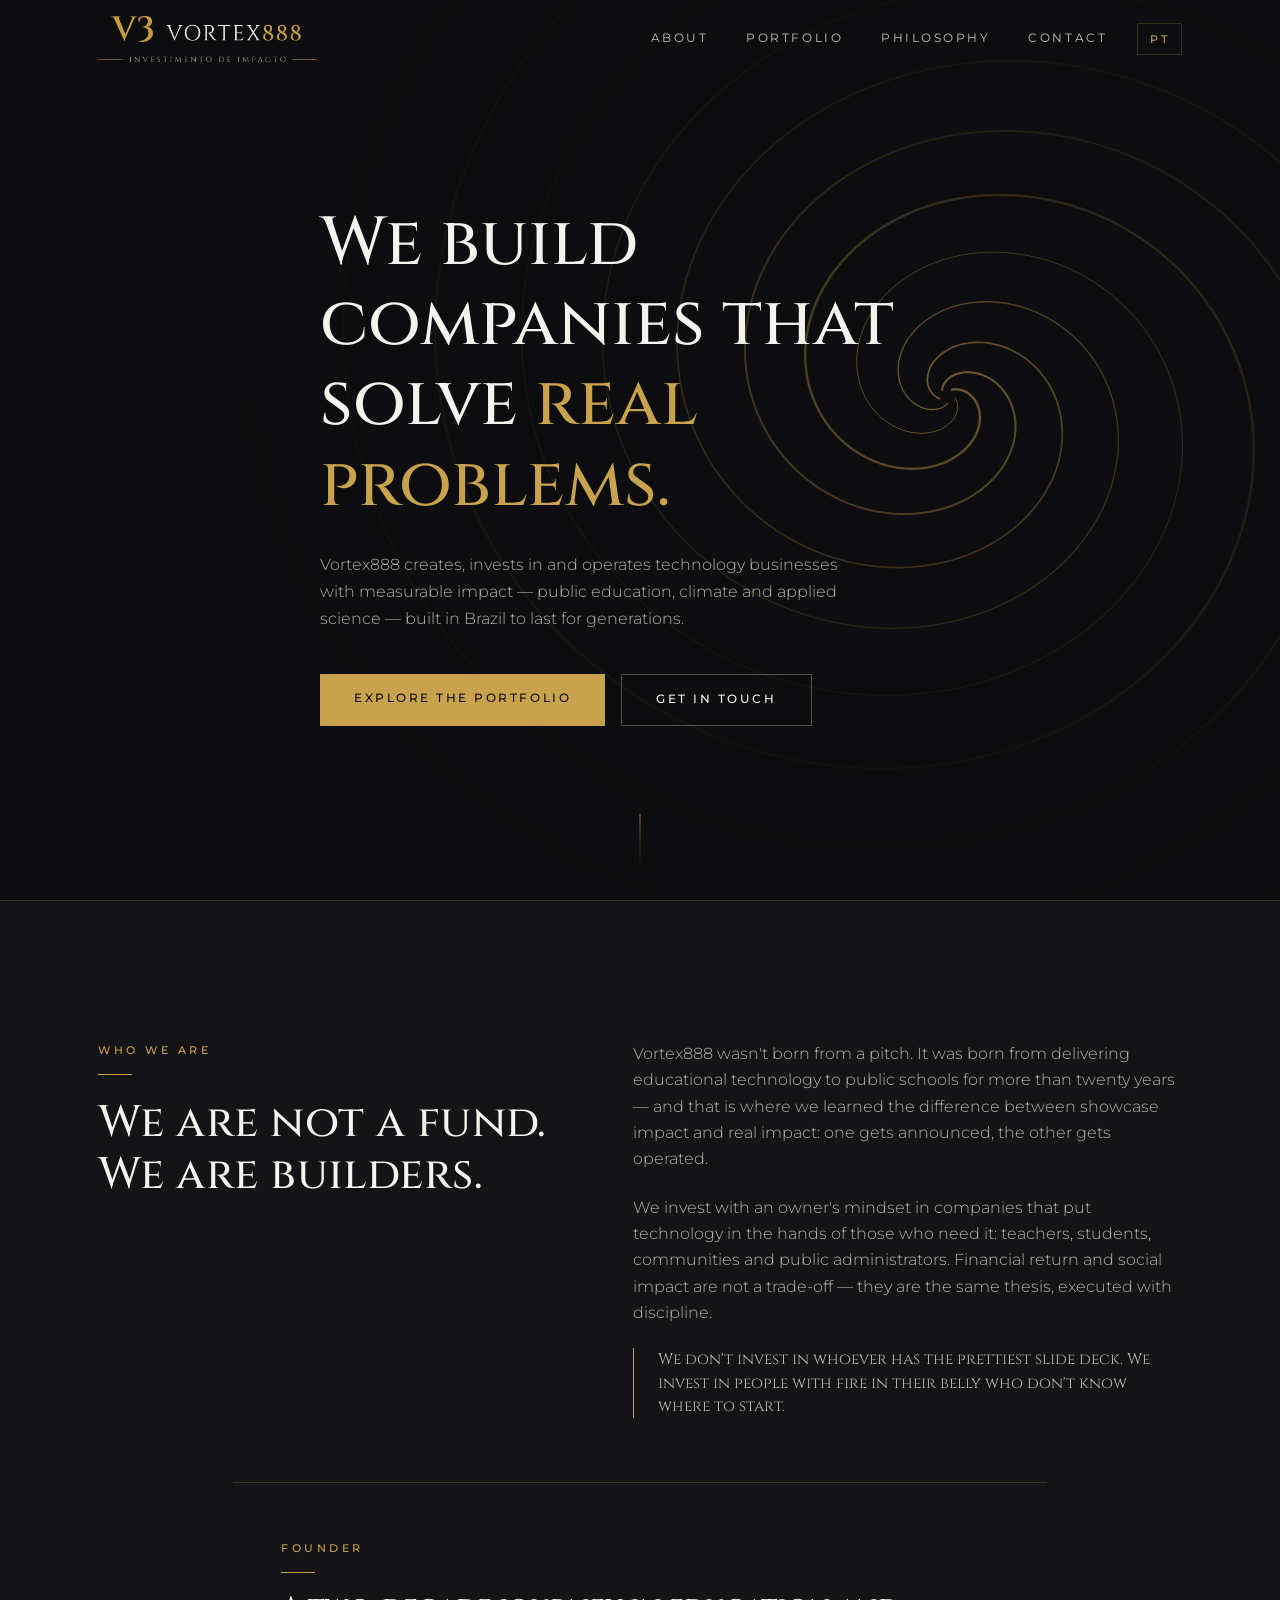
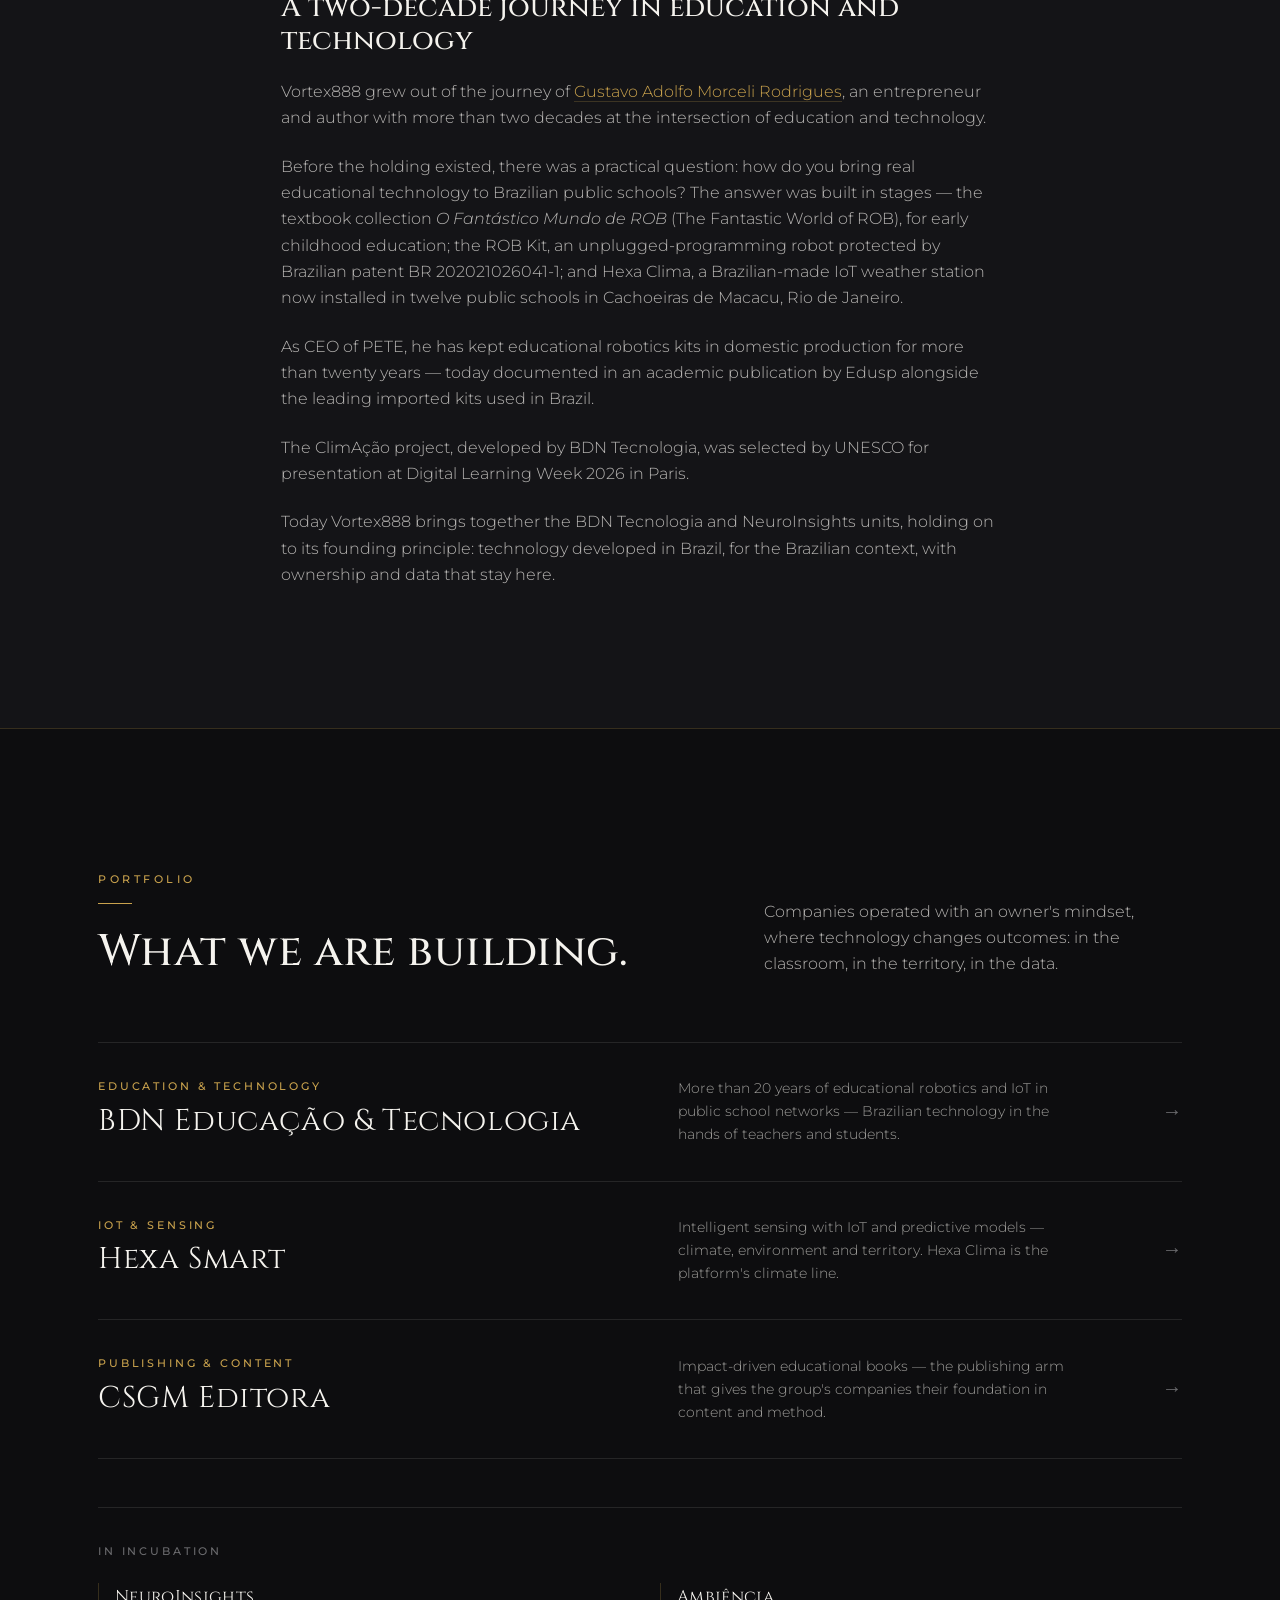
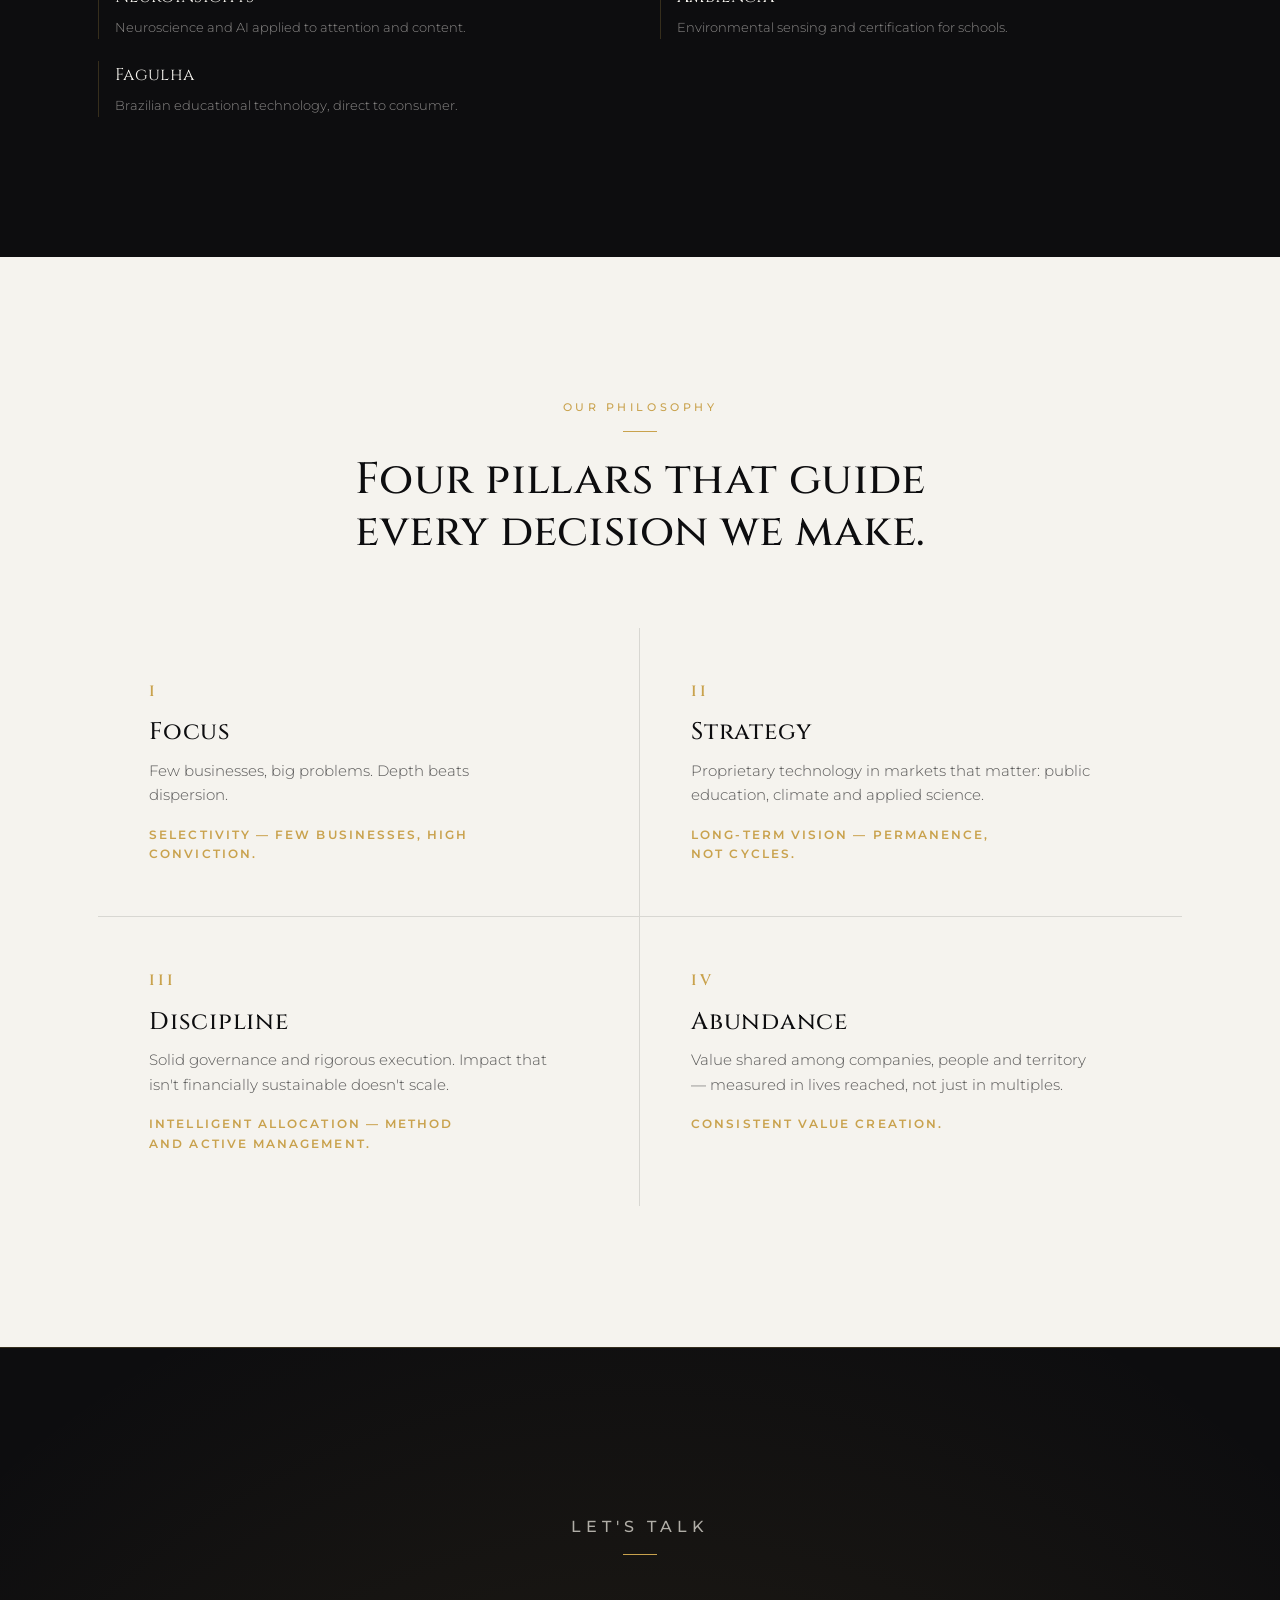
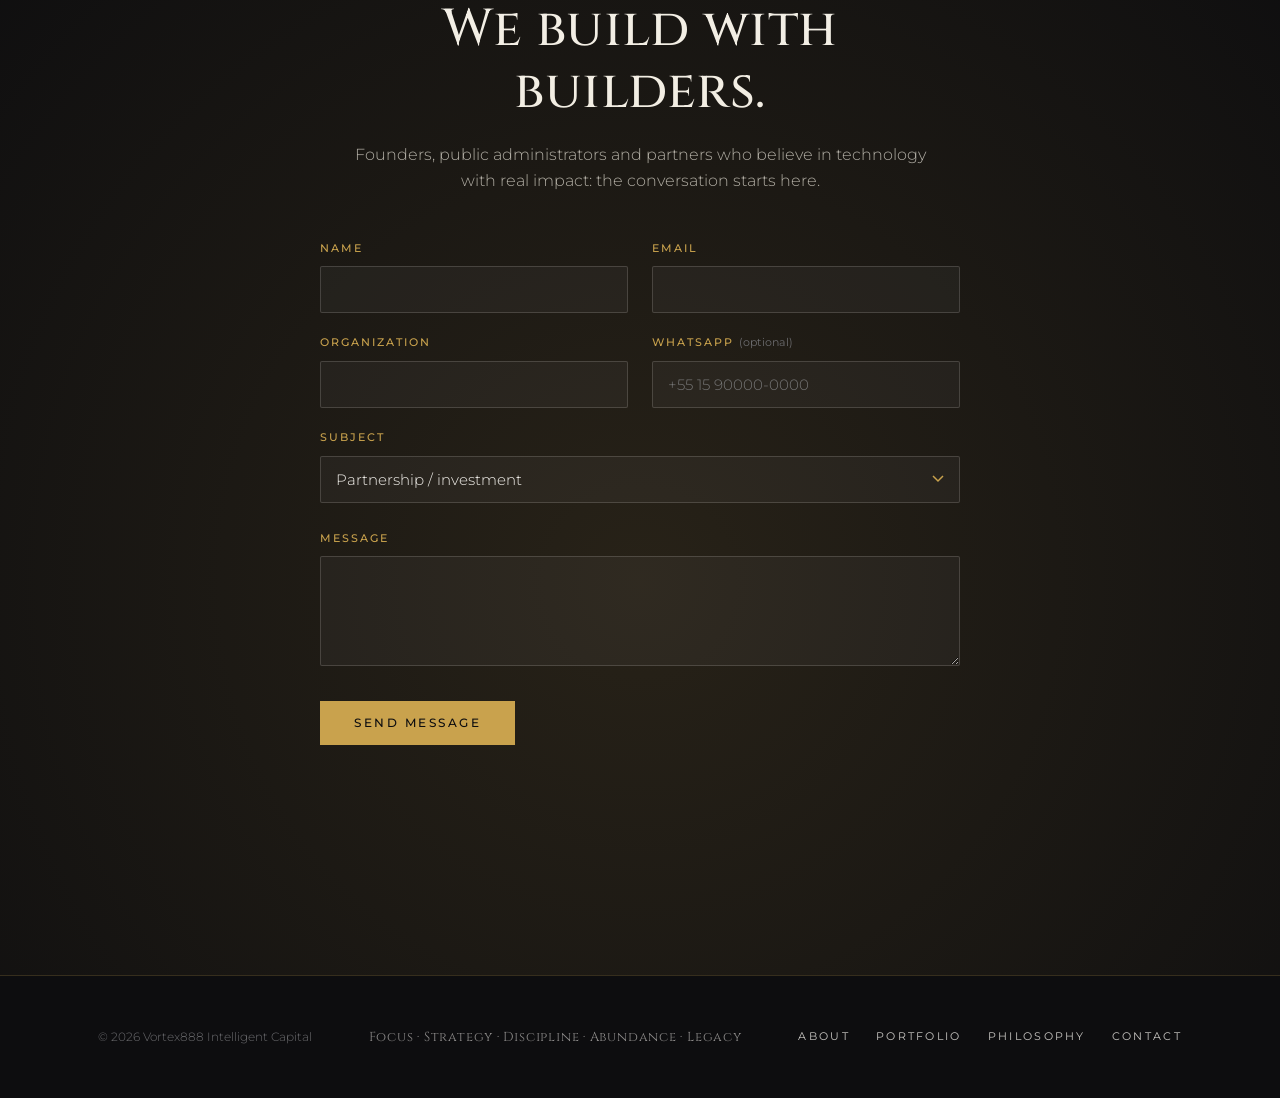
<file: en/index.html>
<!DOCTYPE html>
<html lang="en">
<head>
<meta charset="UTF-8">
<meta name="viewport" content="width=device-width, initial-scale=1.0">
<title>Vortex888 — Intelligent Capital</title>
<link rel="icon" href="/favicon.ico" sizes="any">
<link rel="icon" type="image/png" sizes="32x32" href="/favicon-32.png">
<link rel="apple-touch-icon" sizes="180x180" href="/apple-touch-icon.png">
<meta name="description" content="Vortex888 is an impact investment holding company that builds and operates technology businesses in education, climate and applied science.">
<link rel="canonical" href="https://www.vortex888.com.br/en/">
<link rel="alternate" hreflang="pt-BR" href="https://www.vortex888.com.br/">
<link rel="alternate" hreflang="en" href="https://www.vortex888.com.br/en/">
<link rel="alternate" hreflang="x-default" href="https://www.vortex888.com.br/">
<link rel="preconnect" href="https://fonts.googleapis.com">
<link rel="preconnect" href="https://fonts.gstatic.com" crossorigin>
<link href="https://fonts.googleapis.com/css2?family=Cinzel:wght@400;500;600&family=Montserrat:wght@300;400;500;600&display=swap" rel="stylesheet">
<script type="application/ld+json">
{
  "@context": "https://schema.org",
  "@type": "Organization",
  "name": "Vortex888",
  "url": "https://www.vortex888.com.br/en/",
  "founder": {
    "@type": "Person",
    "name": "Gustavo Morceli",
    "alternateName": "Gustavo Adolfo Morceli Rodrigues",
    "url": "https://gustavomorceli.com.br/",
    "jobTitle": "Founder of Vortex888",
    "sameAs": [
      "https://gustavomorceli.com.br/",
      "https://www.linkedin.com/in/morceli/"
    ]
  },
  "subOrganization": [
    { "@type": "Organization", "name": "BDN Tecnologia" },
    { "@type": "Organization", "name": "NeuroInsights" }
  ]
}
</script>
<style>
:root{
  --preto:#0D0D0F;
  --grafite:#1A1A1D;
  --grafite-2:#141417;
  --cinza:#6B6B6E;
  --dourado:#C9A24D;
  --dourado-claro:#E3C57C;
  --offwhite:#F5F3EE;
  --linha:rgba(201,162,77,.22);
  --linha-clara:rgba(13,13,15,.12);
  --display:'Cinzel',serif;
  --texto:'Montserrat',sans-serif;
}
*{margin:0;padding:0;box-sizing:border-box}
html{scroll-behavior:smooth}
body{background:var(--preto);color:var(--offwhite);font-family:var(--texto);font-weight:300;line-height:1.7;-webkit-font-smoothing:antialiased}
::selection{background:var(--dourado);color:var(--preto)}
img{max-width:100%;display:block}
a{color:inherit;text-decoration:none}

/* ---------- utilitários ---------- */
.wrap{max-width:1180px;margin:0 auto;padding:0 clamp(20px,5vw,48px)}
.eyebrow{font-size:11px;letter-spacing:.32em;text-transform:uppercase;color:var(--dourado);font-weight:500}
.eyebrow::after{content:"";display:block;width:34px;height:1px;background:var(--dourado);margin-top:14px}
.eyebrow.center{text-align:center}
.eyebrow.center::after{margin:14px auto 0}
h1,h2,h3{font-family:var(--display);font-weight:500;line-height:1.18}
h2{font-size:clamp(28px,3.6vw,44px);letter-spacing:.01em}
.lead{color:rgba(245,243,238,.72);font-size:15.5px;max-width:56ch}

/* reveal on scroll */
.rv{opacity:0;transform:translateY(26px);transition:opacity .9s ease,transform .9s ease}
.rv.on{opacity:1;transform:none}
@media (prefers-reduced-motion:reduce){
  .rv{opacity:1;transform:none;transition:none}
  *{animation:none!important;transition:none!important}
}

/* ---------- nav ---------- */
nav{position:fixed;inset:0 0 auto 0;z-index:50;transition:background .4s ease,border-color .4s ease;border-bottom:1px solid transparent}
nav.solid{background:rgba(13,13,15,.92);backdrop-filter:blur(10px);border-color:var(--linha)}
.nav-in{display:flex;align-items:center;justify-content:space-between;height:78px}
.brand{display:flex;align-items:center}
.brand img{height:46px;width:auto;display:block}
.nav-right{display:flex;align-items:center;gap:30px}
.menu{display:flex;gap:38px;font-size:11.5px;letter-spacing:.22em;text-transform:uppercase;font-weight:400}
.menu a{position:relative;padding:6px 0;color:rgba(245,243,238,.8)}
.menu a::after{content:"";position:absolute;left:0;bottom:0;width:0;height:1px;background:var(--dourado);transition:width .35s ease}
.menu a:hover{color:var(--offwhite)}
.menu a:hover::after{width:100%}
.lang{font-size:11px;letter-spacing:.22em;text-transform:uppercase;font-weight:500;color:var(--dourado);border:1px solid var(--linha);padding:6px 12px;transition:all .35s ease}
.lang:hover{border-color:var(--dourado);background:rgba(201,162,77,.08)}
@media(max-width:760px){.menu{display:none}}

/* ---------- hero ---------- */
header{position:relative;min-height:100svh;display:flex;align-items:center;overflow:hidden;isolation:isolate}
#vortex{position:absolute;inset:0;z-index:-2}
.hero-veil{position:absolute;inset:0;z-index:-1;background:
  radial-gradient(ellipse at 72% 42%, transparent 0%, rgba(13,13,15,.55) 45%, var(--preto) 100%),
  linear-gradient(to bottom, rgba(13,13,15,.4), transparent 30%, transparent 70%, var(--preto))}
.hero-in{padding-top:110px;padding-bottom:80px;max-width:640px}
h1{font-size:clamp(38px,5.6vw,68px);margin-bottom:26px}
h1 .gold{color:var(--dourado)}
.hero-in p{color:rgba(245,243,238,.72);max-width:48ch;margin-bottom:42px;font-size:16px}
.acts{display:flex;gap:16px;flex-wrap:wrap}
.btn{display:inline-block;padding:15px 34px;font-size:11.5px;letter-spacing:.22em;text-transform:uppercase;font-weight:500;transition:all .35s ease}
.btn-gold{background:var(--dourado);color:var(--preto)}
.btn-gold:hover{background:var(--dourado-claro)}
.btn-line{border:1px solid rgba(245,243,238,.3);color:var(--offwhite)}
.btn-line:hover{border-color:var(--dourado);color:var(--dourado)}
.scroll-hint{position:absolute;bottom:34px;left:50%;transform:translateX(-50%);width:1px;height:52px;background:linear-gradient(var(--dourado),transparent);opacity:.7}

/* ---------- quem somos ---------- */
.quem{background:var(--grafite-2);border-top:1px solid var(--linha);padding:clamp(80px,11vw,140px) 0}
.quem-grid{display:grid;grid-template-columns:1fr 1.2fr;gap:clamp(40px,6vw,90px);align-items:start}
.quem-grid h2{margin-top:22px}
.quem-txt p{color:rgba(245,243,238,.72);font-size:15.5px}
.quem-txt p+p{margin-top:22px}
.quem-quote{margin-top:40px;padding-left:24px;border-left:1px solid var(--dourado);font-family:var(--display);font-size:19px;line-height:1.5;color:var(--offwhite)}
@media(max-width:820px){.quem-grid{grid-template-columns:1fr}}
.fundador{margin-top:64px;padding-top:56px;border-top:1px solid var(--linha);max-width:74ch}
.fundador h3{margin:18px 0 22px;font-size:clamp(22px,2.6vw,28px)}
.fundador .quem-txt a{color:var(--dourado);border-bottom:1px solid var(--linha);transition:border-color .3s ease}
.fundador .quem-txt a:hover{border-color:var(--dourado)}

/* ---------- portfólio (assinatura) ---------- */
.portf{padding:clamp(80px,11vw,150px) 0;border-top:1px solid var(--linha)}
.portf-head{display:flex;justify-content:space-between;align-items:end;gap:30px;margin-bottom:64px;flex-wrap:wrap}
.portf-head h2{margin-top:22px}
.portf-head .lead{max-width:38ch}
.empresa{display:grid;grid-template-columns:minmax(0,1.1fr) minmax(0,.9fr) auto;align-items:center;gap:clamp(16px,4vw,60px);
  padding:34px 0;border-top:1px solid rgba(245,243,238,.1);position:relative;transition:padding .35s ease}
.empresa:last-of-type{border-bottom:1px solid rgba(245,243,238,.1)}
.empresa::before{content:"";position:absolute;left:0;top:-1px;height:1px;width:0;background:var(--dourado);transition:width .6s cubic-bezier(.22,1,.36,1)}
.empresa:hover::before{width:100%}
.empresa:hover{padding-left:14px}
.empresa .nome-emp{font-family:var(--display);font-size:clamp(20px,2.6vw,30px);letter-spacing:.02em}
.empresa .setor{font-size:11px;letter-spacing:.26em;text-transform:uppercase;color:var(--dourado);font-weight:500}
.empresa .desc{font-size:13.5px;color:rgba(245,243,238,.62);max-width:44ch}
.empresa .seta{font-family:var(--display);color:var(--cinza);font-size:20px;transition:color .35s ease,transform .35s ease}
.empresa:hover .seta{color:var(--dourado);transform:translateX(6px)}
@media(max-width:820px){
  .empresa{grid-template-columns:1fr;gap:8px;padding:28px 0}
  .empresa .seta{display:none}
}

/* iniciativas em incubação */
.incuba{margin-top:48px;padding-top:34px;border-top:1px solid rgba(245,243,238,.1)}
.incuba-label{font-size:11px;letter-spacing:.26em;text-transform:uppercase;color:var(--cinza);font-weight:500;margin-bottom:22px}
.incuba-items{display:grid;grid-template-columns:1fr 1fr;gap:22px 40px}
.incuba-item{display:flex;flex-direction:column;gap:5px;padding-left:16px;border-left:1px solid var(--linha)}
.ii-nome{font-family:var(--display);font-size:17px;letter-spacing:.02em}
.ii-desc{font-size:13px;color:rgba(245,243,238,.55)}
@media(max-width:600px){.incuba-items{grid-template-columns:1fr}}

/* ---------- filosofia (clara) ---------- */
.filo{background:var(--offwhite);color:var(--preto);padding:clamp(80px,11vw,150px) 0}
.filo .eyebrow::after{background:var(--dourado)}
.filo h2{margin:22px auto 70px;text-align:center;max-width:22ch}
.pilares{display:grid;grid-template-columns:repeat(2,1fr)}
.pilar{padding:clamp(30px,4vw,56px);position:relative}
.pilar:nth-child(1){border-right:1px solid var(--linha-clara);border-bottom:1px solid var(--linha-clara)}
.pilar:nth-child(2){border-bottom:1px solid var(--linha-clara)}
.pilar:nth-child(3){border-right:1px solid var(--linha-clara)}
.pilar .num{font-family:var(--display);font-size:15px;letter-spacing:.2em;color:var(--dourado);font-weight:600}
.pilar h3{font-size:24px;margin:14px 0 12px;letter-spacing:.03em}
.pilar p{font-size:14.5px;color:rgba(13,13,15,.68);max-width:40ch}
.pilar .criterio{margin-top:18px;font-size:11.5px;letter-spacing:.18em;text-transform:uppercase;color:var(--dourado);font-weight:600}
@media(max-width:720px){
  .pilares{grid-template-columns:1fr}
  .pilar{border-right:none!important;border-bottom:1px solid var(--linha-clara)!important}
  .pilar:last-child{border-bottom:none!important}
}

/* ---------- CTA ---------- */
.cta{position:relative;padding:clamp(90px,13vw,170px) 0;text-align:center;overflow:hidden;border-top:1px solid var(--linha)}
.cta::before{content:"";position:absolute;inset:-40%;background:radial-gradient(circle at 50% 60%,rgba(201,162,77,.14),transparent 55%);pointer-events:none}
.cta h2{max-width:20ch;margin:22px auto 20px;font-size:clamp(30px,4.4vw,52px)}
.cta p{color:rgba(245,243,238,.7);max-width:52ch;margin:0 auto 44px;font-size:15.5px}

/* ---------- formulário ---------- */
.form{max-width:640px;margin:0 auto;text-align:left;position:relative}
.fgrid{display:grid;grid-template-columns:1fr 1fr;gap:20px 24px;margin-bottom:20px}
.field{display:block}
.field.full{margin-bottom:26px}
.field span{display:block;font-size:11px;letter-spacing:.18em;text-transform:uppercase;color:var(--dourado);margin-bottom:9px;font-weight:500}
.field span em{font-style:normal;text-transform:none;letter-spacing:.02em;color:var(--cinza);font-weight:400}
.field input,.field select,.field textarea{
  width:100%;background:rgba(245,243,238,.04);border:1px solid rgba(245,243,238,.16);
  color:var(--offwhite);font-family:var(--texto);font-size:15px;font-weight:300;
  padding:13px 15px;border-radius:2px;transition:border-color .3s ease,background .3s ease}
.field textarea{resize:vertical;min-height:110px}
.field input:focus,.field select:focus,.field textarea:focus{
  outline:none;border-color:var(--dourado);background:rgba(201,162,77,.06)}
.field select{appearance:none;cursor:pointer;
  background-image:url("data:image/svg+xml,%3Csvg xmlns='http://www.w3.org/2000/svg' width='12' height='8' viewBox='0 0 12 8'%3E%3Cpath d='M1 1l5 5 5-5' stroke='%23C9A24D' stroke-width='1.5' fill='none'/%3E%3C/svg%3E");
  background-repeat:no-repeat;background-position:right 15px center}
.field select option{background:var(--grafite);color:var(--offwhite)}
.field select option:checked{background:var(--dourado);color:var(--preto)}
.form .btn{border:none;cursor:pointer;font-family:var(--texto)}
.form-status{margin-top:18px;font-size:13.5px;min-height:20px}
.form-status.ok{color:var(--dourado)}
.form-status.err{color:#d98c6a}
@media(max-width:560px){.fgrid{grid-template-columns:1fr}}

/* ---------- footer ---------- */
footer{border-top:1px solid var(--linha);padding:46px 0;font-size:12px;color:var(--cinza)}
.foot{display:flex;justify-content:space-between;align-items:center;gap:20px;flex-wrap:wrap}
.foot .menu{display:flex;gap:26px;font-size:10.5px}
.foot .tagline{font-family:var(--display);letter-spacing:.06em;color:rgba(245,243,238,.55);font-size:13px}
</style>
</head>
<body>

<nav id="nav">
  <div class="wrap nav-in">
    <a class="brand" href="#top"><img src="/logo.png" alt="Vortex888 — Impact Investment"></a>
    <div class="nav-right">
      <div class="menu">
        <a href="#quem">About</a>
        <a href="#portfolio">Portfolio</a>
        <a href="#filosofia">Philosophy</a>
        <a href="#contato">Contact</a>
      </div>
      <a class="lang" href="/" hreflang="pt-BR" lang="pt-BR" title="Versão em português">PT</a>
    </div>
  </div>
</nav>

<header id="top">
  <canvas id="vortex"></canvas>
  <div class="hero-veil"></div>
  <div class="wrap">
    <div class="hero-in">
      <h1>We build companies that solve <span class="gold">real problems.</span></h1>
      <p>Vortex888 creates, invests in and operates technology businesses with measurable impact — public education, climate and applied science — built in Brazil to last for generations.</p>
      <div class="acts">
        <a class="btn btn-gold" href="#portfolio">Explore the portfolio</a>
        <a class="btn btn-line" href="#contato">Get in touch</a>
      </div>
    </div>
  </div>
  <div class="scroll-hint"></div>
</header>

<section class="quem" id="quem">
  <div class="wrap quem-grid">
    <div class="rv">
      <p class="eyebrow">Who we are</p>
      <h2>We are not a fund. We are builders.</h2>
    </div>
    <div class="quem-txt rv">
      <p>Vortex888 wasn't born from a pitch. It was born from delivering educational technology to public schools for more than twenty years — and that is where we learned the difference between showcase impact and real impact: one gets announced, the other gets operated.</p>
      <p>We invest with an owner's mindset in companies that put technology in the hands of those who need it: teachers, students, communities and public administrators. Financial return and social impact are not a trade-off — they are the same thesis, executed with discipline.</p>
      <p class="quem-quote">We don't invest in whoever has the prettiest slide deck. We invest in people with fire in their belly who don't know where to start.</p>
    </div>
  </div>
  <div class="wrap fundador rv">
    <p class="eyebrow">Founder</p>
    <h3>A two-decade journey in education and technology</h3>
    <div class="quem-txt">
      <p>Vortex888 grew out of the journey of <a href="https://gustavomorceli.com.br/" rel="author">Gustavo Adolfo Morceli Rodrigues</a>, an entrepreneur and author with more than two decades at the intersection of education and technology.</p>
      <p>Before the holding existed, there was a practical question: how do you bring real educational technology to Brazilian public schools? The answer was built in stages — the textbook collection <em>O Fantástico Mundo de ROB</em> (The Fantastic World of ROB), for early childhood education; the ROB Kit, an unplugged-programming robot protected by Brazilian patent BR 202021026041-1; and Hexa Clima, a Brazilian-made IoT weather station now installed in twelve public schools in Cachoeiras de Macacu, Rio de Janeiro.</p>
      <p>As CEO of PETE, he has kept educational robotics kits in domestic production for more than twenty years — today documented in an academic publication by Edusp alongside the leading imported kits used in Brazil.</p>
      <p>The ClimAção project, developed by BDN Tecnologia, was selected by UNESCO for presentation at Digital Learning Week 2026 in Paris.</p>
      <p>Today Vortex888 brings together the BDN Tecnologia and NeuroInsights units, holding on to its founding principle: technology developed in Brazil, for the Brazilian context, with ownership and data that stay here.</p>
    </div>
  </div>
</section>

<section class="portf" id="portfolio">
  <div class="wrap">
    <div class="portf-head rv">
      <div>
        <p class="eyebrow">Portfolio</p>
        <h2>What we are building.</h2>
      </div>
      <p class="lead">Companies operated with an owner's mindset, where technology changes outcomes: in the classroom, in the territory, in the data.</p>
    </div>

    <a class="empresa rv" href="#contato">
      <div>
        <p class="setor">Education &amp; Technology</p>
        <p class="nome-emp">BDN Educação &amp; Tecnologia</p>
      </div>
      <p class="desc">More than 20 years of educational robotics and IoT in public school networks — Brazilian technology in the hands of teachers and students.</p>
      <span class="seta">→</span>
    </a>

    <a class="empresa rv" href="#contato">
      <div>
        <p class="setor">IoT &amp; Sensing</p>
        <p class="nome-emp">Hexa Smart</p>
      </div>
      <p class="desc">Intelligent sensing with IoT and predictive models — climate, environment and territory. Hexa Clima is the platform's climate line.</p>
      <span class="seta">→</span>
    </a>

    <a class="empresa rv" href="#contato">
      <div>
        <p class="setor">Publishing &amp; Content</p>
        <p class="nome-emp">CSGM Editora</p>
      </div>
      <p class="desc">Impact-driven educational books — the publishing arm that gives the group's companies their foundation in content and method.</p>
      <span class="seta">→</span>
    </a>

    <div class="incuba rv">
      <p class="incuba-label">In incubation</p>
      <div class="incuba-items">
        <div class="incuba-item">
          <span class="ii-nome">NeuroInsights</span>
          <span class="ii-desc">Neuroscience and AI applied to attention and content.</span>
        </div>
        <div class="incuba-item">
          <span class="ii-nome">Ambiência</span>
          <span class="ii-desc">Environmental sensing and certification for schools.</span>
        </div>
        <div class="incuba-item">
          <span class="ii-nome">Fagulha</span>
          <span class="ii-desc">Brazilian educational technology, direct to consumer.</span>
        </div>
      </div>
    </div>
  </div>
</section>

<section class="filo" id="filosofia">
  <div class="wrap">
    <p class="eyebrow center rv">Our philosophy</p>
    <h2 class="rv">Four pillars that guide every decision we make.</h2>
    <div class="pilares">
      <div class="pilar rv">
        <p class="num">I</p>
        <h3>Focus</h3>
        <p>Few businesses, big problems. Depth beats dispersion.</p>
        <p class="criterio">Selectivity — few businesses, high conviction.</p>
      </div>
      <div class="pilar rv">
        <p class="num">II</p>
        <h3>Strategy</h3>
        <p>Proprietary technology in markets that matter: public education, climate and applied science.</p>
        <p class="criterio">Long-term vision — permanence, not cycles.</p>
      </div>
      <div class="pilar rv">
        <p class="num">III</p>
        <h3>Discipline</h3>
        <p>Solid governance and rigorous execution. Impact that isn't financially sustainable doesn't scale.</p>
        <p class="criterio">Intelligent allocation — method and active management.</p>
      </div>
      <div class="pilar rv">
        <p class="num">IV</p>
        <h3>Abundance</h3>
        <p>Value shared among companies, people and territory — measured in lives reached, not just in multiples.</p>
        <p class="criterio">Consistent value creation.</p>
      </div>
    </div>
  </div>
</section>

<section class="cta" id="contato">
  <div class="wrap rv">
    <p class="eyebrow center">Let's talk</p>
    <h2>We build with builders.</h2>
    <p>Founders, public administrators and partners who believe in technology with real impact: the conversation starts here.</p>

    <form class="form" id="contatoForm" action="/api/contato" method="POST" novalidate>
      <div class="fgrid">
        <label class="field">
          <span>Name</span>
          <input type="text" name="nome" required autocomplete="name">
        </label>
        <label class="field">
          <span>Email</span>
          <input type="email" name="email" required autocomplete="email">
        </label>
        <label class="field">
          <span>Organization</span>
          <input type="text" name="organizacao" autocomplete="organization">
        </label>
        <label class="field">
          <span>WhatsApp <em>(optional)</em></span>
          <input type="tel" name="whatsapp" autocomplete="tel" placeholder="+55 15 90000-0000">
        </label>
      </div>
      <label class="field full">
        <span>Subject</span>
        <select name="assunto">
          <option value="Parceria / investimento">Partnership / investment</option>
          <option value="Setor público (B2G)">Public sector (B2G)</option>
          <option value="Fornecedor">Supplier</option>
          <option value="Imprensa">Press</option>
          <option value="Outro">Other</option>
        </select>
      </label>
      <label class="field full">
        <span>Message</span>
        <textarea name="mensagem" rows="4" required></textarea>
      </label>
      <button class="btn btn-gold" type="submit">Send message</button>
      <p class="form-status" id="formStatus" aria-live="polite"></p>
    </form>
  </div>
</section>

<footer>
  <div class="wrap foot">
    <span>© 2026 Vortex888 Intelligent Capital</span>
    <span class="tagline">Focus · Strategy · Discipline · Abundance · Legacy</span>
    <div class="menu">
      <a href="#quem">About</a>
      <a href="#portfolio">Portfolio</a>
      <a href="#filosofia">Philosophy</a>
      <a href="#contato">Contact</a>
    </div>
  </div>
</footer>

<script>
/* nav sólida ao rolar */
const nav=document.getElementById('nav');
addEventListener('scroll',()=>nav.classList.toggle('solid',scrollY>40),{passive:true});

/* reveal on scroll */
const io=new IntersectionObserver(es=>es.forEach(e=>{if(e.isIntersecting){e.target.classList.add('on');io.unobserve(e.target)}}),{threshold:.15});
document.querySelectorAll('.rv').forEach(el=>io.observe(el));

/* vórtice dourado — espiral logarítmica em rotação lenta */
(()=>{
  const c=document.getElementById('vortex'),x=c.getContext('2d');
  const reduce=matchMedia('(prefers-reduced-motion: reduce)').matches;
  let w,h,cx,cy,t=0;
  function size(){w=c.width=innerWidth*devicePixelRatio;h=c.height=innerHeight*devicePixelRatio;
    c.style.width=innerWidth+'px';c.style.height=innerHeight+'px';
    cx=w*(innerWidth>820?0.74:0.5);cy=h*0.44}
  size();addEventListener('resize',size);
  function draw(){
    x.clearRect(0,0,w,h);
    const arms=5,maxR=Math.max(w,h)*0.55;
    for(let a=0;a<arms;a++){
      x.beginPath();
      const off=(a/arms)*Math.PI*2;
      for(let i=0;i<=340;i++){
        const p=i/340, ang=off+t*0.12+p*Math.PI*4.2, r=8+Math.pow(p,1.5)*maxR;
        const px=cx+Math.cos(ang)*r, py=cy+Math.sin(ang)*r*0.92;
        i?x.lineTo(px,py):x.moveTo(px,py);
      }
      const g=x.createRadialGradient(cx,cy,0,cx,cy,maxR);
      g.addColorStop(0,'rgba(201,162,77,.55)');
      g.addColorStop(.45,'rgba(201,162,77,.18)');
      g.addColorStop(1,'rgba(201,162,77,0)');
      x.strokeStyle=g;x.lineWidth=(1+a*0.35)*devicePixelRatio;x.stroke();
    }
    t+=0.016;
    if(!reduce)requestAnimationFrame(draw);
  }
  draw();
})();

/* envio assíncrono do formulário (sem sair da página) */
(()=>{
  const f=document.getElementById('contatoForm'),s=document.getElementById('formStatus');
  if(!f)return;
  const btn=f.querySelector('button[type=submit]');
  f.addEventListener('submit',async ev=>{
    ev.preventDefault();
    const payload=Object.fromEntries(new FormData(f).entries());
    s.className='form-status';s.textContent='Sending…';btn.disabled=true;
    try{
      const r=await fetch(f.action,{method:'POST',headers:{'Content-Type':'application/json'},body:JSON.stringify(payload)});
      if(r.ok){f.reset();s.className='form-status ok';s.textContent='Received. We will get back to you shortly.';}
      else{throw new Error();}
    }catch(_){
      s.className='form-status err';s.textContent='We could not send your message right now. Please try again or write to contato@vortex888.com.br.';
    }finally{btn.disabled=false;}
  });
})();
</script>
</body>
</html>
</file>
